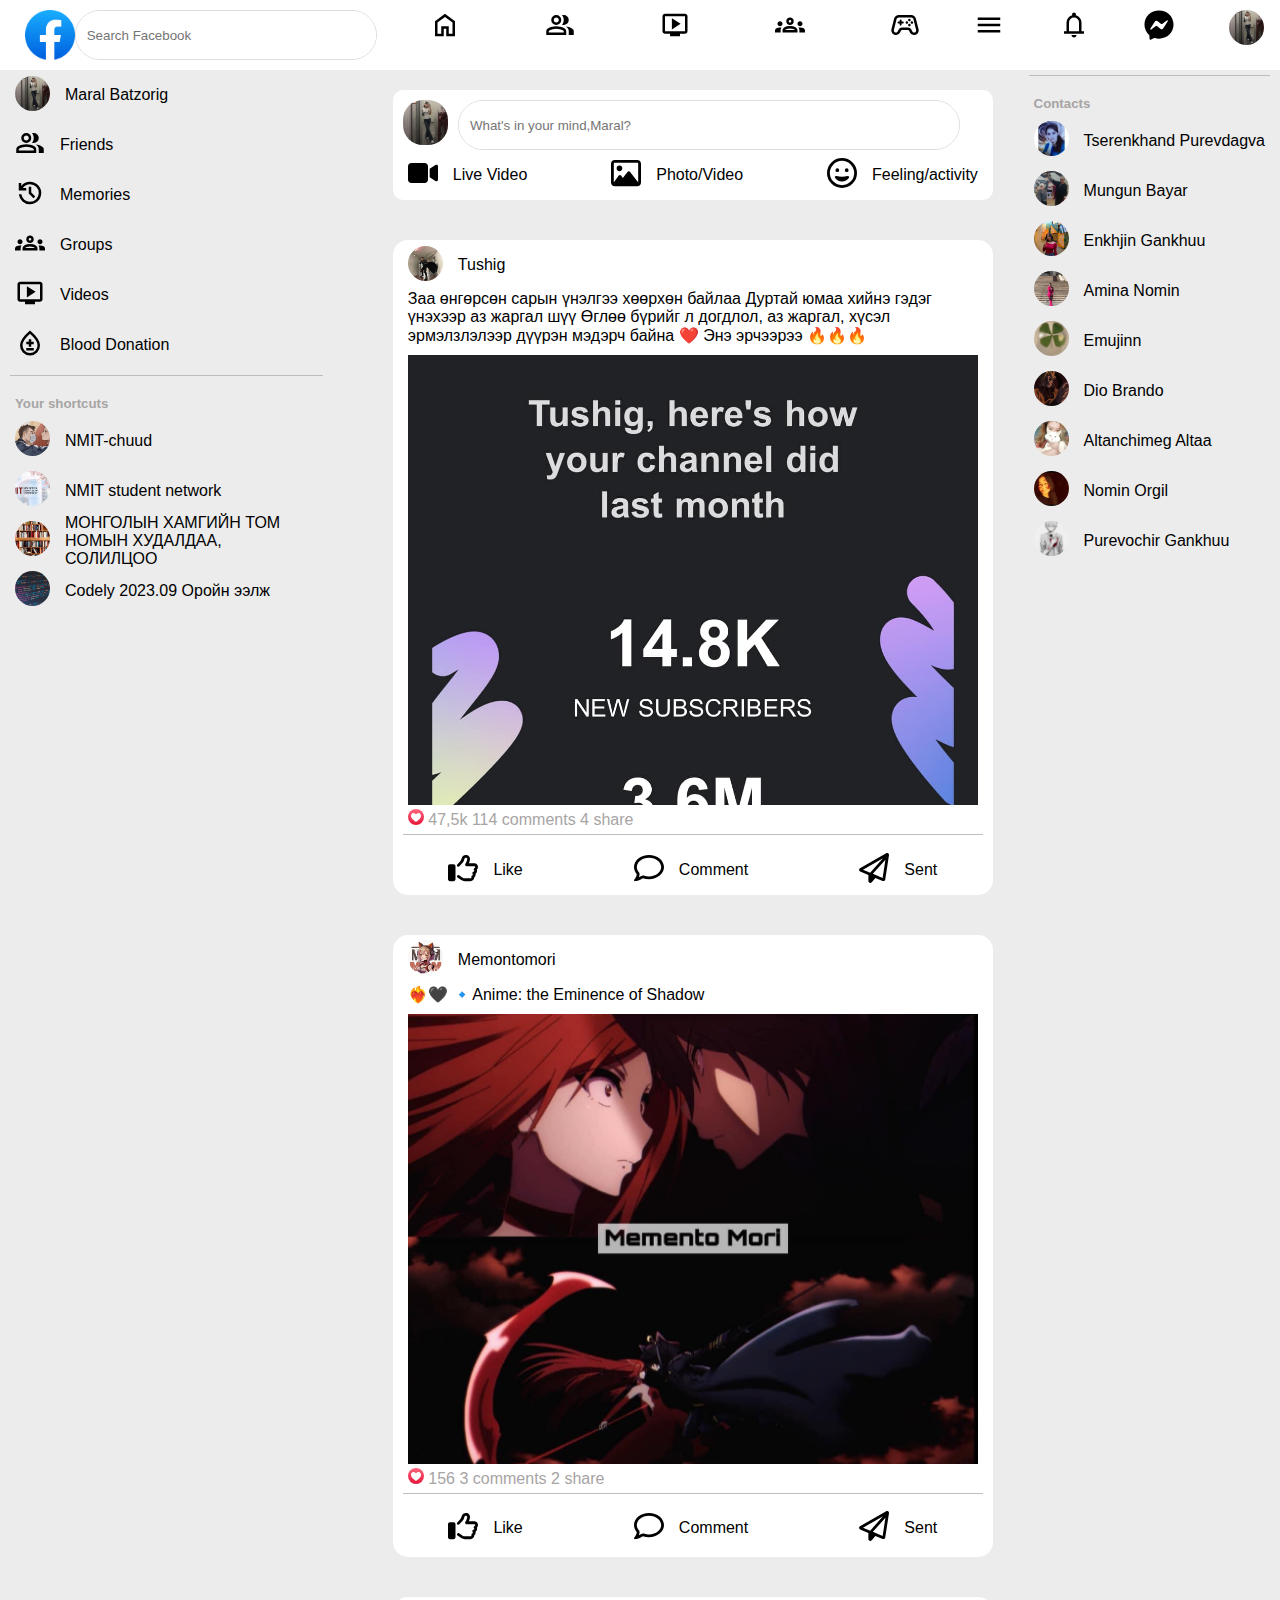
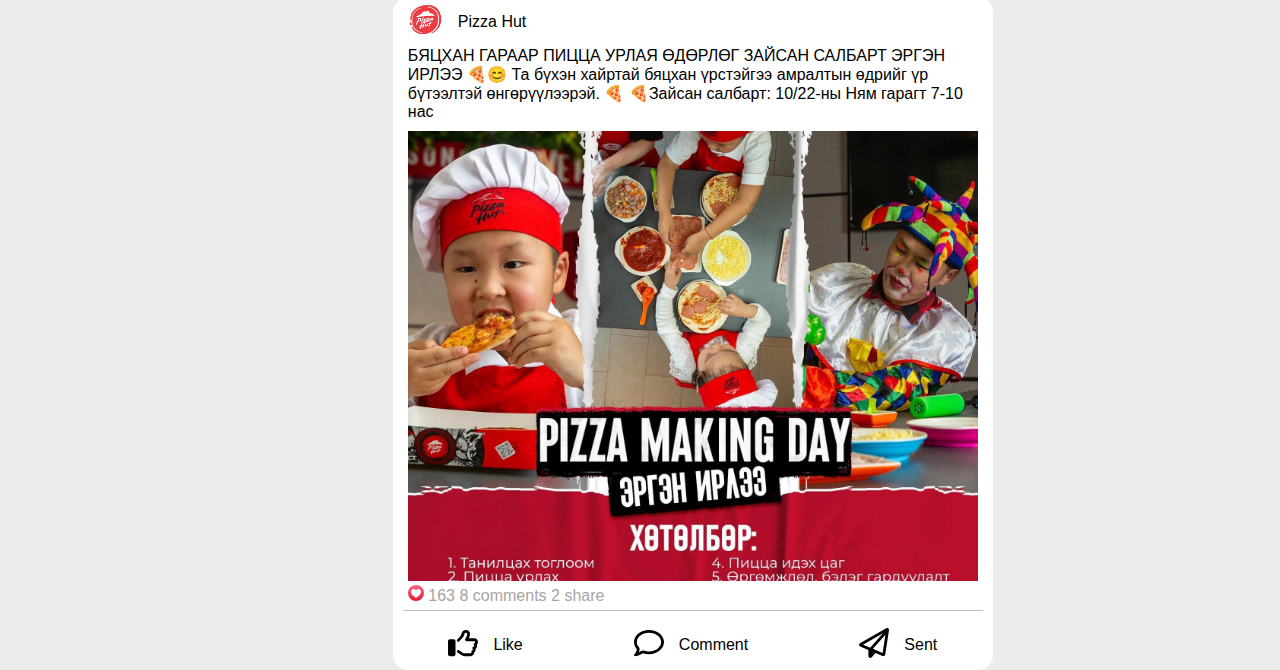
<file: FB/mary's first fb.html>
<!DOCTYPE html>
<html lang="en">
<head>
    <meta charset="UTF-8">
    <meta name="viewport" content="width=device-width, initial-scale=1.0">
    <title>Facebook</title>
    <link rel="stylesheet" href="style.css">
</head>
<body>
    <header class="header"><div class="header-logo">
        <i class="fas fa-bars"></i>
        <img src="2021_Facebook_icon.svg.webp" alt="">
        <div class="search">
            <form action="">
               <input type="search" placeholder="   Search Facebook">
               
            </form>
        </div>
      </div>
    
    <div class="header-icons">
        <div class="nav-icons">
            <i class="fas fa-home"><svg xmlns="http://www.w3.org/2000/svg" height="24" viewBox="0 -960 960 960" width="24"><path d="M240-200h120v-240h240v240h120v-360L480-740 240-560v360Zm-80 80v-480l320-240 320 240v480H520v-240h-80v240H160Zm320-350Z"/></svg></i>
        </div>
        <div class="nav-icons">
            <i class="fas fa-friends"><svg xmlns="http://www.w3.org/2000/svg" height="24" viewBox="0 -960 960 960" width="24"><path d="M40-160v-112q0-34 17.5-62.5T104-378q62-31 126-46.5T360-440q66 0 130 15.5T616-378q29 15 46.5 43.5T680-272v112H40Zm720 0v-120q0-44-24.5-84.5T666-434q51 6 96 20.5t84 35.5q36 20 55 44.5t19 53.5v120H760ZM360-480q-66 0-113-47t-47-113q0-66 47-113t113-47q66 0 113 47t47 113q0 66-47 113t-113 47Zm400-160q0 66-47 113t-113 47q-11 0-28-2.5t-28-5.5q27-32 41.5-71t14.5-81q0-42-14.5-81T544-792q14-5 28-6.5t28-1.5q66 0 113 47t47 113ZM120-240h480v-32q0-11-5.5-20T580-306q-54-27-109-40.5T360-360q-56 0-111 13.5T140-306q-9 5-14.5 14t-5.5 20v32Zm240-320q33 0 56.5-23.5T440-640q0-33-23.5-56.5T360-720q-33 0-56.5 23.5T280-640q0 33 23.5 56.5T360-560Zm0 320Zm0-400Z"/></svg></i>
        </div>
        
        <div class="nav-icons">
            <i class="fas fa-video"><svg xmlns="http://www.w3.org/2000/svg" height="24" viewBox="0 -960 960 960" width="24"><path d="m380-340 280-180-280-180v360Zm-60 220v-80H160q-33 0-56.5-23.5T80-280v-480q0-33 23.5-56.5T160-840h640q33 0 56.5 23.5T880-760v480q0 33-23.5 56.5T800-200H640v80H320ZM160-280h640v-480H160v480Zm0 0v-480 480Z"/></svg></i>

        </div>
        <div class="nav-icons">  
                  <i class="fas fa-group"><svg xmlns="http://www.w3.org/2000/svg" height="24" viewBox="0 -960 960 960" width="24"><path d="M0-240v-63q0-43 44-70t116-27q13 0 25 .5t23 2.5q-14 21-21 44t-7 48v65H0Zm240 0v-65q0-32 17.5-58.5T307-410q32-20 76.5-30t96.5-10q53 0 97.5 10t76.5 30q32 20 49 46.5t17 58.5v65H240Zm540 0v-65q0-26-6.5-49T754-397q11-2 22.5-2.5t23.5-.5q72 0 116 26.5t44 70.5v63H780Zm-455-80h311q-10-20-55.5-35T480-370q-55 0-100.5 15T325-320ZM160-440q-33 0-56.5-23.5T80-520q0-34 23.5-57t56.5-23q34 0 57 23t23 57q0 33-23 56.5T160-440Zm640 0q-33 0-56.5-23.5T720-520q0-34 23.5-57t56.5-23q34 0 57 23t23 57q0 33-23 56.5T800-440Zm-320-40q-50 0-85-35t-35-85q0-51 35-85.5t85-34.5q51 0 85.5 34.5T600-600q0 50-34.5 85T480-480Zm0-80q17 0 28.5-11.5T520-600q0-17-11.5-28.5T480-640q-17 0-28.5 11.5T440-600q0 17 11.5 28.5T480-560Zm1 240Zm-1-280Z"/></svg></i>
        </div>
        <div class="nav-icons">
            <i class="fas fa-gaming"><svg xmlns="http://www.w3.org/2000/svg" height="24" viewBox="0 -960 960 960" width="24"><path d="M189-160q-60 0-102.5-43T42-307q0-9 1-18t3-18l84-336q14-54 57-87.5t98-33.5h390q55 0 98 33.5t57 87.5l84 336q2 9 3.5 18.5T919-306q0 61-43.5 103.5T771-160q-42 0-78-22t-54-60l-28-58q-5-10-15-15t-21-5H385q-11 0-21 5t-15 15l-28 58q-18 38-54 60t-78 22Zm3-80q19 0 34.5-10t23.5-27l28-57q15-31 44-48.5t63-17.5h190q34 0 63 18t45 48l28 57q8 17 23.5 27t34.5 10q28 0 48-18.5t21-46.5q0 1-2-19l-84-335q-7-27-28-44t-49-17H285q-28 0-49.5 17T208-659l-84 335q-2 6-2 18 0 28 20.5 47t49.5 19Zm348-280q17 0 28.5-11.5T580-560q0-17-11.5-28.5T540-600q-17 0-28.5 11.5T500-560q0 17 11.5 28.5T540-520Zm80-80q17 0 28.5-11.5T660-640q0-17-11.5-28.5T620-680q-17 0-28.5 11.5T580-640q0 17 11.5 28.5T620-600Zm0 160q17 0 28.5-11.5T660-480q0-17-11.5-28.5T620-520q-17 0-28.5 11.5T580-480q0 17 11.5 28.5T620-440Zm80-80q17 0 28.5-11.5T740-560q0-17-11.5-28.5T700-600q-17 0-28.5 11.5T660-560q0 17 11.5 28.5T700-520Zm-360 60q13 0 21.5-8.5T370-490v-40h40q13 0 21.5-8.5T440-560q0-13-8.5-21.5T410-590h-40v-40q0-13-8.5-21.5T340-660q-13 0-21.5 8.5T310-630v40h-40q-13 0-21.5 8.5T240-560q0 13 8.5 21.5T270-530h40v40q0 13 8.5 21.5T340-460Zm140-20Z"/></svg></i>

        </div>
    </div>
        <div class="header-righticons">
            <div class="nav-icons">
                <i class="fas fa-menu"><svg xmlns="http://www.w3.org/2000/svg" height="24" viewBox="0 -960 960 960" width="24"><path d="M120-240v-80h720v80H120Zm0-200v-80h720v80H120Zm0-200v-80h720v80H120Z"/></svg></i>

            </div>
            <div class="nav-icons">
                <i class="fas fa-notif"><svg xmlns="http://www.w3.org/2000/svg" height="24" viewBox="0 -960 960 960" width="24"><path d="M160-200v-80h80v-280q0-83 50-147.5T420-792v-28q0-25 17.5-42.5T480-880q25 0 42.5 17.5T540-820v28q80 20 130 84.5T720-560v280h80v80H160Zm320-300Zm0 420q-33 0-56.5-23.5T400-160h160q0 33-23.5 56.5T480-80ZM320-280h320v-280q0-66-47-113t-113-47q-66 0-113 47t-47 113v280Z"/></svg></i>

            </div>
            <div class="nav-icons">
                <i class="fas fa-messenger"><svg xmlns="http://www.w3.org/2000/svg" viewBox="0 0 512 512"><!--! Font Awesome Pro 6.4.2 by @fontawesome - https://fontawesome.com License - https://fontawesome.com/license (Commercial License) Copyright 2023 Fonticons, Inc. --><path d="M256.55 8C116.52 8 8 110.34 8 248.57c0 72.3 29.71 134.78 78.07 177.94 8.35 7.51 6.63 11.86 8.05 58.23A19.92 19.92 0 0 0 122 502.31c52.91-23.3 53.59-25.14 62.56-22.7C337.85 521.8 504 423.7 504 248.57 504 110.34 396.59 8 256.55 8zm149.24 185.13l-73 115.57a37.37 37.37 0 0 1-53.91 9.93l-58.08-43.47a15 15 0 0 0-18 0l-78.37 59.44c-10.46 7.93-24.16-4.6-17.11-15.67l73-115.57a37.36 37.36 0 0 1 53.91-9.93l58.06 43.46a15 15 0 0 0 18 0l78.41-59.38c10.44-7.98 24.14 4.54 17.09 15.62z"/></svg></i>

            </div>
            <div class="nav-icons">        
                    <i class="fas fa-account"> <img src="373511461_1747127025739193_66527618939742104_n.jpg" alt=""></i>
            </div>
        </div>
   </header>
   <main>
    <div class="container">
        <div class="sidebar">
            <div class="sidebar-nav">
                <div class="nav-item">
                    <i class="fas fa-profile"><img src="373511461_1747127025739193_66527618939742104_n.jpg" alt=""></i>
                    <span>Maral Batzorig</span>
            
                </div>
                <div class="nav-item">
                    <i class="fas fa-friends"><svg xmlns="http://www.w3.org/2000/svg" height="24" viewBox="0 -960 960 960" width="24"><path d="M40-160v-112q0-34 17.5-62.5T104-378q62-31 126-46.5T360-440q66 0 130 15.5T616-378q29 15 46.5 43.5T680-272v112H40Zm720 0v-120q0-44-24.5-84.5T666-434q51 6 96 20.5t84 35.5q36 20 55 44.5t19 53.5v120H760ZM360-480q-66 0-113-47t-47-113q0-66 47-113t113-47q66 0 113 47t47 113q0 66-47 113t-113 47Zm400-160q0 66-47 113t-113 47q-11 0-28-2.5t-28-5.5q27-32 41.5-71t14.5-81q0-42-14.5-81T544-792q14-5 28-6.5t28-1.5q66 0 113 47t47 113ZM120-240h480v-32q0-11-5.5-20T580-306q-54-27-109-40.5T360-360q-56 0-111 13.5T140-306q-9 5-14.5 14t-5.5 20v32Zm240-320q33 0 56.5-23.5T440-640q0-33-23.5-56.5T360-720q-33 0-56.5 23.5T280-640q0 33 23.5 56.5T360-560Zm0 320Zm0-400Z"/></svg></i>
                    <span>Friends</span>
            
                </div>
                <div class="nav-item">
                    <i class="fas fa-memory"><svg xmlns="http://www.w3.org/2000/svg" height="24" viewBox="0 -960 960 960" width="24"><path d="M480-120q-138 0-240.5-91.5T122-440h82q14 104 92.5 172T480-200q117 0 198.5-81.5T760-480q0-117-81.5-198.5T480-760q-69 0-129 32t-101 88h110v80H120v-240h80v94q51-64 124.5-99T480-840q75 0 140.5 28.5t114 77q48.5 48.5 77 114T840-480q0 75-28.5 140.5t-77 114q-48.5 48.5-114 77T480-120Zm112-192L440-464v-216h80v184l128 128-56 56Z"/></svg></i>
                    <span>Memories</span>
            
                </div>
                <div class="nav-item">
                    <i class="fas fa-group"><svg xmlns="http://www.w3.org/2000/svg" height="24" viewBox="0 -960 960 960" width="24"><path d="M0-240v-63q0-43 44-70t116-27q13 0 25 .5t23 2.5q-14 21-21 44t-7 48v65H0Zm240 0v-65q0-32 17.5-58.5T307-410q32-20 76.5-30t96.5-10q53 0 97.5 10t76.5 30q32 20 49 46.5t17 58.5v65H240Zm540 0v-65q0-26-6.5-49T754-397q11-2 22.5-2.5t23.5-.5q72 0 116 26.5t44 70.5v63H780Zm-455-80h311q-10-20-55.5-35T480-370q-55 0-100.5 15T325-320ZM160-440q-33 0-56.5-23.5T80-520q0-34 23.5-57t56.5-23q34 0 57 23t23 57q0 33-23 56.5T160-440Zm640 0q-33 0-56.5-23.5T720-520q0-34 23.5-57t56.5-23q34 0 57 23t23 57q0 33-23 56.5T800-440Zm-320-40q-50 0-85-35t-35-85q0-51 35-85.5t85-34.5q51 0 85.5 34.5T600-600q0 50-34.5 85T480-480Zm0-80q17 0 28.5-11.5T520-600q0-17-11.5-28.5T480-640q-17 0-28.5 11.5T440-600q0 17 11.5 28.5T480-560Zm1 240Zm-1-280Z"/></svg></i></i>
                    <span>Groups</span>
            
                </div>
                <div class="nav-item">
                    <i class="fas fa-video"><svg xmlns="http://www.w3.org/2000/svg" height="24" viewBox="0 -960 960 960" width="24"><path d="m380-340 280-180-280-180v360Zm-60 220v-80H160q-33 0-56.5-23.5T80-280v-480q0-33 23.5-56.5T160-840h640q33 0 56.5 23.5T880-760v480q0 33-23.5 56.5T800-200H640v80H320ZM160-280h640v-480H160v480Zm0 0v-480 480Z"/></svg></i>
                    <span>Videos</span>
            
                </div>
                <div class="nav-item">
                    <i class="fas fa-blood"><svg xmlns="http://www.w3.org/2000/svg" height="24" viewBox="0 -960 960 960" width="24"><path d="M480-80q-137 0-228.5-94T160-408q0-100 79.5-217.5T480-880q161 137 240.5 254.5T800-408q0 140-91.5 234T480-80Zm0-80q104 0 172-70.5T720-408q0-73-60.5-165T480-774Q361-665 300.5-573T240-408q0 107 68 177.5T480-160Zm-120-80h240v-80H360v80Zm80-120h80v-80h80v-80h-80v-80h-80v80h-80v80h80v80Zm40-120Z"/></svg></i>
                    <span>Blood Donation</span>
            
                </div>
            </div>
            <hr />
            <div class="sidebar-nav">
                <h5 style="color: rgb(167, 164, 164);">Your shortcuts</h5>
                <div class="nav-item">
                    <i class="fas fa-profile"><img src="2boy.jpg" alt=""></i>
                    <span>NMIT-chuud</span>
            
                </div>
                <div class="nav-item">
                    <i class="fas fa-friends"><img src="nmit.jpg" alt=""></i>
                    <span>NMIT student network</span>
            
                </div>
                <div class="nav-item">
                    <i class="fas fa-memory"> <img src="book.jpg" alt=""></i>
                    <span>МОНГОЛЫН ХАМГИЙН ТОМ НОМЫН ХУДАЛДАА, СОЛИЛЦОО</span>
            
                </div>
                <div class="nav-item">
                    <i class="fas fa-group"> <img src="codely.jpg" alt=""></i>
                    <span>Codely 2023.09 Оройн ээлж</span>
            
                </div>
                
                
            </div>
        </div>
        <div class="mid"><div class="type-section">
                
            <div class="mind">
                <img src="373511461_1747127025739193_66527618939742104_n.jpg" alt="">
                <form action="">
                   <input type="search" placeholder="   What's in your mind,Maral?">
                   
                </form>

            </div>
            <div class="someicons">
                <div class="nav-item">
                    <i class="fas fa-group"><svg xmlns="http://www.w3.org/2000/svg" viewBox="0 0 576 512"><!--! Font Awesome Pro 6.4.2 by @fontawesome - https://fontawesome.com License - https://fontawesome.com/license (Commercial License) Copyright 2023 Fonticons, Inc. --><path d="M0 128C0 92.7 28.7 64 64 64H320c35.3 0 64 28.7 64 64V384c0 35.3-28.7 64-64 64H64c-35.3 0-64-28.7-64-64V128zM559.1 99.8c10.4 5.6 16.9 16.4 16.9 28.2V384c0 11.8-6.5 22.6-16.9 28.2s-23 5-32.9-1.6l-96-64L416 337.1V320 192 174.9l14.2-9.5 96-64c9.8-6.5 22.4-7.2 32.9-1.6z"/></svg></i>
                    <span>Live Video</span>
            
                </div>
                <div class="nav-item">
                    <i class="fas fa-group"><svg xmlns="http://www.w3.org/2000/svg" viewBox="0 0 512 512"><!--! Font Awesome Pro 6.4.2 by @fontawesome - https://fontawesome.com License - https://fontawesome.com/license (Commercial License) Copyright 2023 Fonticons, Inc. --><path d="M448 80c8.8 0 16 7.2 16 16V415.8l-5-6.5-136-176c-4.5-5.9-11.6-9.3-19-9.3s-14.4 3.4-19 9.3L202 340.7l-30.5-42.7C167 291.7 159.8 288 152 288s-15 3.7-19.5 10.1l-80 112L48 416.3l0-.3V96c0-8.8 7.2-16 16-16H448zM64 32C28.7 32 0 60.7 0 96V416c0 35.3 28.7 64 64 64H448c35.3 0 64-28.7 64-64V96c0-35.3-28.7-64-64-64H64zm80 192a48 48 0 1 0 0-96 48 48 0 1 0 0 96z"/></svg></i>
                    <span>Photo/Video</span>
            
                </div>
                <div class="nav-item">
                    <i class="fas fa-group"><svg xmlns="http://www.w3.org/2000/svg" viewBox="0 0 512 512"><!--! Font Awesome Pro 6.4.2 by @fontawesome - https://fontawesome.com License - https://fontawesome.com/license (Commercial License) Copyright 2023 Fonticons, Inc. --><path d="M464 256A208 208 0 1 0 48 256a208 208 0 1 0 416 0zM0 256a256 256 0 1 1 512 0A256 256 0 1 1 0 256zm349.5 52.4c18.7-4.4 35.9 12 25.5 28.1C350.4 374.6 306.3 400 255.9 400s-94.5-25.4-119.1-63.5c-10.4-16.1 6.8-32.5 25.5-28.1c28.9 6.8 60.5 10.5 93.6 10.5s64.7-3.7 93.6-10.5zM144.4 208a32 32 0 1 1 64 0 32 32 0 1 1 -64 0zm192-32a32 32 0 1 1 0 64 32 32 0 1 1 0-64z"/></svg></i>
                    <span>Feeling/activity</span>
            
                </div>
            </div>
            
        </div>
        <div class="posts">
          <div class="nav-item">
            <i class="fas fa-group"><img src="tushig.jpg" alt=""></i>
            <span>Tushig</span>
           
          </div>
          <div class="texting">
            <span>
                Заа өнгөрсөн сарын үнэлгээ хөөрхөн байлаа
                Дуртай юмаа хийнэ гэдэг үнэхээр аз жаргал шүү
                Өглөө бүрийг л догдлол, аз жаргал, хүсэл эрмэлзлэлээр дүүрэн мэдэрч байна ❤️
                Энэ эрчээрээ 🔥🔥🔥
            </span>
          </div>
          
          <div class="content">
           <img src="tushiguubbbbaa.jpg" alt="">
          </div>
          <div class="others">
            <svg xmlns="http://www.w3.org/2000/svg" width="16" height="16" fill="none" id="love"><path fill="url(#a)" d="M8 0a8 8 0 1 0 0 16A8 8 0 0 0 8 0Z"></path><path fill="#fff" d="M10.473 4C8.275 4 8 5.824 8 5.824S7.726 4 5.528 4c-2.114 0-2.73 2.222-2.472 3.41C3.736 10.55 8 12.75 8 12.75s4.265-2.2 4.945-5.34c.257-1.188-.36-3.41-2.472-3.41Z"></path><defs><linearGradient id="a" x1="8" x2="8" y2="16" gradientUnits="userSpaceOnUse"><stop stop-color="#FF6680"></stop><stop offset="1" stop-color="#E61739"></stop></linearGradient></defs></svg>
             <span style="color: rgb(167, 164, 164);">47,5k</span>
             <span style="color: rgb(167, 164, 164);">114 comments 4 share</span>
          </div>
          <hr />
          <div class="post-icons">
            <div class="nav-item">
                <i class="fas fa-group"><svg xmlns="http://www.w3.org/2000/svg" viewBox="0 0 512 512"><!--! Font Awesome Pro 6.4.2 by @fontawesome - https://fontawesome.com License - https://fontawesome.com/license (Commercial License) Copyright 2023 Fonticons, Inc. --><path d="M323.8 34.8c-38.2-10.9-78.1 11.2-89 49.4l-5.7 20c-3.7 13-10.4 25-19.5 35l-51.3 56.4c-8.9 9.8-8.2 25 1.6 33.9s25 8.2 33.9-1.6l51.3-56.4c14.1-15.5 24.4-34 30.1-54.1l5.7-20c3.6-12.7 16.9-20.1 29.7-16.5s20.1 16.9 16.5 29.7l-5.7 20c-5.7 19.9-14.7 38.7-26.6 55.5c-5.2 7.3-5.8 16.9-1.7 24.9s12.3 13 21.3 13L448 224c8.8 0 16 7.2 16 16c0 6.8-4.3 12.7-10.4 15c-7.4 2.8-13 9-14.9 16.7s.1 15.8 5.3 21.7c2.5 2.8 4 6.5 4 10.6c0 7.8-5.6 14.3-13 15.7c-8.2 1.6-15.1 7.3-18 15.1s-1.6 16.7 3.6 23.3c2.1 2.7 3.4 6.1 3.4 9.9c0 6.7-4.2 12.6-10.2 14.9c-11.5 4.5-17.7 16.9-14.4 28.8c.4 1.3 .6 2.8 .6 4.3c0 8.8-7.2 16-16 16H286.5c-12.6 0-25-3.7-35.5-10.7l-61.7-41.1c-11-7.4-25.9-4.4-33.3 6.7s-4.4 25.9 6.7 33.3l61.7 41.1c18.4 12.3 40 18.8 62.1 18.8H384c34.7 0 62.9-27.6 64-62c14.6-11.7 24-29.7 24-50c0-4.5-.5-8.8-1.3-13c15.4-11.7 25.3-30.2 25.3-51c0-6.5-1-12.8-2.8-18.7C504.8 273.7 512 257.7 512 240c0-35.3-28.6-64-64-64l-92.3 0c4.7-10.4 8.7-21.2 11.8-32.2l5.7-20c10.9-38.2-11.2-78.1-49.4-89zM32 192c-17.7 0-32 14.3-32 32V448c0 17.7 14.3 32 32 32H96c17.7 0 32-14.3 32-32V224c0-17.7-14.3-32-32-32H32z"/></svg></i>
                <span>Like</span>                                    
              </div>
              <div class="nav-item">
                <i class="fas fa-group"><svg xmlns="http://www.w3.org/2000/svg" viewBox="0 0 512 512"><!--! Font Awesome Pro 6.4.2 by @fontawesome - https://fontawesome.com License - https://fontawesome.com/license (Commercial License) Copyright 2023 Fonticons, Inc. --><path d="M123.6 391.3c12.9-9.4 29.6-11.8 44.6-6.4c26.5 9.6 56.2 15.1 87.8 15.1c124.7 0 208-80.5 208-160s-83.3-160-208-160S48 160.5 48 240c0 32 12.4 62.8 35.7 89.2c8.6 9.7 12.8 22.5 11.8 35.5c-1.4 18.1-5.7 34.7-11.3 49.4c17-7.9 31.1-16.7 39.4-22.7zM21.2 431.9c1.8-2.7 3.5-5.4 5.1-8.1c10-16.6 19.5-38.4 21.4-62.9C17.7 326.8 0 285.1 0 240C0 125.1 114.6 32 256 32s256 93.1 256 208s-114.6 208-256 208c-37.1 0-72.3-6.4-104.1-17.9c-11.9 8.7-31.3 20.6-54.3 30.6c-15.1 6.6-32.3 12.6-50.1 16.1c-.8 .2-1.6 .3-2.4 .5c-4.4 .8-8.7 1.5-13.2 1.9c-.2 0-.5 .1-.7 .1c-5.1 .5-10.2 .8-15.3 .8c-6.5 0-12.3-3.9-14.8-9.9c-2.5-6-1.1-12.8 3.4-17.4c4.1-4.2 7.8-8.7 11.3-13.5c1.7-2.3 3.3-4.6 4.8-6.9c.1-.2 .2-.3 .3-.5z"/></svg></i>
                <span>Comment</span>                                    
              </div>
              <div class="nav-item">
                <i class="fas fa-group"><svg xmlns="http://www.w3.org/2000/svg" viewBox="0 0 512 512"><!--! Font Awesome Pro 6.4.2 by @fontawesome - https://fontawesome.com License - https://fontawesome.com/license (Commercial License) Copyright 2023 Fonticons, Inc. --><path d="M16.1 260.2c-22.6 12.9-20.5 47.3 3.6 57.3L160 376V479.3c0 18.1 14.6 32.7 32.7 32.7c9.7 0 18.9-4.3 25.1-11.8l62-74.3 123.9 51.6c18.9 7.9 40.8-4.5 43.9-24.7l64-416c1.9-12.1-3.4-24.3-13.5-31.2s-23.3-7.5-34-1.4l-448 256zm52.1 25.5L409.7 90.6 190.1 336l1.2 1L68.2 285.7zM403.3 425.4L236.7 355.9 450.8 116.6 403.3 425.4z"/></svg></i>
                <span>Sent</span>  
               </div>
                                            
            </div>
            
    

        </div> 
        <div class="posts">
            <div class="nav-item">
              <i class="fas fa-group"><img src="memo logo.jpg" alt=""></i>
              <span>Memontomori</span>                                    
            </div>
            <div class="texting">
                <span>❤️‍🔥🖤
                    🔹Anime: the Eminence of Shadow</span>
            </div>
            <div class="content">
             <img src="memo thumb.jpg" alt="">
            </div>
            <div class="others">
              <svg xmlns="http://www.w3.org/2000/svg" width="16" height="16" fill="none" id="love"><path fill="url(#a)" d="M8 0a8 8 0 1 0 0 16A8 8 0 0 0 8 0Z"></path><path fill="#fff" d="M10.473 4C8.275 4 8 5.824 8 5.824S7.726 4 5.528 4c-2.114 0-2.73 2.222-2.472 3.41C3.736 10.55 8 12.75 8 12.75s4.265-2.2 4.945-5.34c.257-1.188-.36-3.41-2.472-3.41Z"></path><defs><linearGradient id="a" x1="8" x2="8" y2="16" gradientUnits="userSpaceOnUse"><stop stop-color="#FF6680"></stop><stop offset="1" stop-color="#E61739"></stop></linearGradient></defs></svg>
               <span style="color: rgb(167, 164, 164);">156</span>
               <span style="color: rgb(167, 164, 164);">3 comments 2 share</span>
            </div>
            <hr />
            <div class="post-icons">
              <div class="nav-item">
                  <i class="fas fa-group"><svg xmlns="http://www.w3.org/2000/svg" viewBox="0 0 512 512"><!--! Font Awesome Pro 6.4.2 by @fontawesome - https://fontawesome.com License - https://fontawesome.com/license (Commercial License) Copyright 2023 Fonticons, Inc. --><path d="M323.8 34.8c-38.2-10.9-78.1 11.2-89 49.4l-5.7 20c-3.7 13-10.4 25-19.5 35l-51.3 56.4c-8.9 9.8-8.2 25 1.6 33.9s25 8.2 33.9-1.6l51.3-56.4c14.1-15.5 24.4-34 30.1-54.1l5.7-20c3.6-12.7 16.9-20.1 29.7-16.5s20.1 16.9 16.5 29.7l-5.7 20c-5.7 19.9-14.7 38.7-26.6 55.5c-5.2 7.3-5.8 16.9-1.7 24.9s12.3 13 21.3 13L448 224c8.8 0 16 7.2 16 16c0 6.8-4.3 12.7-10.4 15c-7.4 2.8-13 9-14.9 16.7s.1 15.8 5.3 21.7c2.5 2.8 4 6.5 4 10.6c0 7.8-5.6 14.3-13 15.7c-8.2 1.6-15.1 7.3-18 15.1s-1.6 16.7 3.6 23.3c2.1 2.7 3.4 6.1 3.4 9.9c0 6.7-4.2 12.6-10.2 14.9c-11.5 4.5-17.7 16.9-14.4 28.8c.4 1.3 .6 2.8 .6 4.3c0 8.8-7.2 16-16 16H286.5c-12.6 0-25-3.7-35.5-10.7l-61.7-41.1c-11-7.4-25.9-4.4-33.3 6.7s-4.4 25.9 6.7 33.3l61.7 41.1c18.4 12.3 40 18.8 62.1 18.8H384c34.7 0 62.9-27.6 64-62c14.6-11.7 24-29.7 24-50c0-4.5-.5-8.8-1.3-13c15.4-11.7 25.3-30.2 25.3-51c0-6.5-1-12.8-2.8-18.7C504.8 273.7 512 257.7 512 240c0-35.3-28.6-64-64-64l-92.3 0c4.7-10.4 8.7-21.2 11.8-32.2l5.7-20c10.9-38.2-11.2-78.1-49.4-89zM32 192c-17.7 0-32 14.3-32 32V448c0 17.7 14.3 32 32 32H96c17.7 0 32-14.3 32-32V224c0-17.7-14.3-32-32-32H32z"/></svg></i>
                  <span>Like</span>                                    
                </div>
                <div class="nav-item">
                  <i class="fas fa-group"><svg xmlns="http://www.w3.org/2000/svg" viewBox="0 0 512 512"><!--! Font Awesome Pro 6.4.2 by @fontawesome - https://fontawesome.com License - https://fontawesome.com/license (Commercial License) Copyright 2023 Fonticons, Inc. --><path d="M123.6 391.3c12.9-9.4 29.6-11.8 44.6-6.4c26.5 9.6 56.2 15.1 87.8 15.1c124.7 0 208-80.5 208-160s-83.3-160-208-160S48 160.5 48 240c0 32 12.4 62.8 35.7 89.2c8.6 9.7 12.8 22.5 11.8 35.5c-1.4 18.1-5.7 34.7-11.3 49.4c17-7.9 31.1-16.7 39.4-22.7zM21.2 431.9c1.8-2.7 3.5-5.4 5.1-8.1c10-16.6 19.5-38.4 21.4-62.9C17.7 326.8 0 285.1 0 240C0 125.1 114.6 32 256 32s256 93.1 256 208s-114.6 208-256 208c-37.1 0-72.3-6.4-104.1-17.9c-11.9 8.7-31.3 20.6-54.3 30.6c-15.1 6.6-32.3 12.6-50.1 16.1c-.8 .2-1.6 .3-2.4 .5c-4.4 .8-8.7 1.5-13.2 1.9c-.2 0-.5 .1-.7 .1c-5.1 .5-10.2 .8-15.3 .8c-6.5 0-12.3-3.9-14.8-9.9c-2.5-6-1.1-12.8 3.4-17.4c4.1-4.2 7.8-8.7 11.3-13.5c1.7-2.3 3.3-4.6 4.8-6.9c.1-.2 .2-.3 .3-.5z"/></svg></i>
                  <span>Comment</span>                                    
                </div>
                <div class="nav-item">
                  <i class="fas fa-group"><svg xmlns="http://www.w3.org/2000/svg" viewBox="0 0 512 512"><!--! Font Awesome Pro 6.4.2 by @fontawesome - https://fontawesome.com License - https://fontawesome.com/license (Commercial License) Copyright 2023 Fonticons, Inc. --><path d="M16.1 260.2c-22.6 12.9-20.5 47.3 3.6 57.3L160 376V479.3c0 18.1 14.6 32.7 32.7 32.7c9.7 0 18.9-4.3 25.1-11.8l62-74.3 123.9 51.6c18.9 7.9 40.8-4.5 43.9-24.7l64-416c1.9-12.1-3.4-24.3-13.5-31.2s-23.3-7.5-34-1.4l-448 256zm52.1 25.5L409.7 90.6 190.1 336l1.2 1L68.2 285.7zM403.3 425.4L236.7 355.9 450.8 116.6 403.3 425.4z"/></svg></i>
                  <span>Sent</span>  
                 </div>
                                              
              </div>
              
      
  
          </div> 
          <div class="posts">
            <div class="nav-item">
              <i class="fas fa-group"><img src="pizza logo.jpg" alt=""></i>
              <span>Pizza Hut</span>                                    
            </div>
            <div class="texting">
                <span>БЯЦХАН ГАРААР ПИЦЦА УРЛАЯ ӨДӨРЛӨГ ЗАЙСАН САЛБАРТ ЭРГЭН ИРЛЭЭ 🍕😊
                    Та бүхэн хайртай бяцхан үрстэйгээ амралтын өдрийг үр бүтээлтэй өнгөрүүлээрэй. 🍕
                    🍕Зайсан салбарт:
                    10/22-ны Ням гарагт 7-10 нас 
                  </span>
            </div>
            <div class="content">
             <img src="pizza thumb.jpg" alt="">
            </div>
            <div class="others">
              <svg xmlns="http://www.w3.org/2000/svg" width="16" height="16" fill="none" id="love"><path fill="url(#a)" d="M8 0a8 8 0 1 0 0 16A8 8 0 0 0 8 0Z"></path><path fill="#fff" d="M10.473 4C8.275 4 8 5.824 8 5.824S7.726 4 5.528 4c-2.114 0-2.73 2.222-2.472 3.41C3.736 10.55 8 12.75 8 12.75s4.265-2.2 4.945-5.34c.257-1.188-.36-3.41-2.472-3.41Z"></path><defs><linearGradient id="a" x1="8" x2="8" y2="16" gradientUnits="userSpaceOnUse"><stop stop-color="#FF6680"></stop><stop offset="1" stop-color="#E61739"></stop></linearGradient></defs></svg>
               <span style="color: rgb(167, 164, 164);">163</span>
               <span style="color: rgb(167, 164, 164);">8 comments 2 share</span>
            </div>
            <hr />
            <div class="post-icons">
              <div class="nav-item">
                  <i class="fas fa-group"><svg xmlns="http://www.w3.org/2000/svg" viewBox="0 0 512 512"><!--! Font Awesome Pro 6.4.2 by @fontawesome - https://fontawesome.com License - https://fontawesome.com/license (Commercial License) Copyright 2023 Fonticons, Inc. --><path d="M323.8 34.8c-38.2-10.9-78.1 11.2-89 49.4l-5.7 20c-3.7 13-10.4 25-19.5 35l-51.3 56.4c-8.9 9.8-8.2 25 1.6 33.9s25 8.2 33.9-1.6l51.3-56.4c14.1-15.5 24.4-34 30.1-54.1l5.7-20c3.6-12.7 16.9-20.1 29.7-16.5s20.1 16.9 16.5 29.7l-5.7 20c-5.7 19.9-14.7 38.7-26.6 55.5c-5.2 7.3-5.8 16.9-1.7 24.9s12.3 13 21.3 13L448 224c8.8 0 16 7.2 16 16c0 6.8-4.3 12.7-10.4 15c-7.4 2.8-13 9-14.9 16.7s.1 15.8 5.3 21.7c2.5 2.8 4 6.5 4 10.6c0 7.8-5.6 14.3-13 15.7c-8.2 1.6-15.1 7.3-18 15.1s-1.6 16.7 3.6 23.3c2.1 2.7 3.4 6.1 3.4 9.9c0 6.7-4.2 12.6-10.2 14.9c-11.5 4.5-17.7 16.9-14.4 28.8c.4 1.3 .6 2.8 .6 4.3c0 8.8-7.2 16-16 16H286.5c-12.6 0-25-3.7-35.5-10.7l-61.7-41.1c-11-7.4-25.9-4.4-33.3 6.7s-4.4 25.9 6.7 33.3l61.7 41.1c18.4 12.3 40 18.8 62.1 18.8H384c34.7 0 62.9-27.6 64-62c14.6-11.7 24-29.7 24-50c0-4.5-.5-8.8-1.3-13c15.4-11.7 25.3-30.2 25.3-51c0-6.5-1-12.8-2.8-18.7C504.8 273.7 512 257.7 512 240c0-35.3-28.6-64-64-64l-92.3 0c4.7-10.4 8.7-21.2 11.8-32.2l5.7-20c10.9-38.2-11.2-78.1-49.4-89zM32 192c-17.7 0-32 14.3-32 32V448c0 17.7 14.3 32 32 32H96c17.7 0 32-14.3 32-32V224c0-17.7-14.3-32-32-32H32z"/></svg></i>
                  <span>Like</span>                                    
                </div>
                <div class="nav-item">
                  <i class="fas fa-group"><svg xmlns="http://www.w3.org/2000/svg" viewBox="0 0 512 512"><!--! Font Awesome Pro 6.4.2 by @fontawesome - https://fontawesome.com License - https://fontawesome.com/license (Commercial License) Copyright 2023 Fonticons, Inc. --><path d="M123.6 391.3c12.9-9.4 29.6-11.8 44.6-6.4c26.5 9.6 56.2 15.1 87.8 15.1c124.7 0 208-80.5 208-160s-83.3-160-208-160S48 160.5 48 240c0 32 12.4 62.8 35.7 89.2c8.6 9.7 12.8 22.5 11.8 35.5c-1.4 18.1-5.7 34.7-11.3 49.4c17-7.9 31.1-16.7 39.4-22.7zM21.2 431.9c1.8-2.7 3.5-5.4 5.1-8.1c10-16.6 19.5-38.4 21.4-62.9C17.7 326.8 0 285.1 0 240C0 125.1 114.6 32 256 32s256 93.1 256 208s-114.6 208-256 208c-37.1 0-72.3-6.4-104.1-17.9c-11.9 8.7-31.3 20.6-54.3 30.6c-15.1 6.6-32.3 12.6-50.1 16.1c-.8 .2-1.6 .3-2.4 .5c-4.4 .8-8.7 1.5-13.2 1.9c-.2 0-.5 .1-.7 .1c-5.1 .5-10.2 .8-15.3 .8c-6.5 0-12.3-3.9-14.8-9.9c-2.5-6-1.1-12.8 3.4-17.4c4.1-4.2 7.8-8.7 11.3-13.5c1.7-2.3 3.3-4.6 4.8-6.9c.1-.2 .2-.3 .3-.5z"/></svg></i>
                  <span>Comment</span>                                    
                </div>
                <div class="nav-item">
                  <i class="fas fa-group"><svg xmlns="http://www.w3.org/2000/svg" viewBox="0 0 512 512"><!--! Font Awesome Pro 6.4.2 by @fontawesome - https://fontawesome.com License - https://fontawesome.com/license (Commercial License) Copyright 2023 Fonticons, Inc. --><path d="M16.1 260.2c-22.6 12.9-20.5 47.3 3.6 57.3L160 376V479.3c0 18.1 14.6 32.7 32.7 32.7c9.7 0 18.9-4.3 25.1-11.8l62-74.3 123.9 51.6c18.9 7.9 40.8-4.5 43.9-24.7l64-416c1.9-12.1-3.4-24.3-13.5-31.2s-23.3-7.5-34-1.4l-448 256zm52.1 25.5L409.7 90.6 190.1 336l1.2 1L68.2 285.7zM403.3 425.4L236.7 355.9 450.8 116.6 403.3 425.4z"/></svg></i>
                  <span>Sent</span>  
                 </div>
                                              
              </div>
              
      
  
          </div> 
    </div>
            
            <div class="right-bar">
                <hr />
                <h5 style="color: rgb(167, 164, 164);">Contacts</h5>
                <div class="rightbar-icons">
                    <div class="nav-item">
                        <i class="fas fa-group"><img src="mum.jpg" alt=""></i>
                        <span>Tserenkhand Purevdagva</span>  
                       </div>
                       <div class="nav-item">
                        <i class="fas fa-group"><img src="love.jpg" alt=""></i>
                        <span>Mungun Bayar</span>  
                       </div>
                       <div class="nav-item">
                        <i class="fas fa-group"><img src="enhjin.jpg" alt=""></i>
                        <span>Enkhjin Gankhuu</span>  
                       </div>
                       <div class="nav-item">
                        <i class="fas fa-group"><img src="anima.jpg" alt=""></i>
                        <span>Amina Nomin</span>  
                       </div>
    
                       <div class="nav-item">
                        <i class="fas fa-group"><img src="muje.jpg" alt=""></i>
                        <span>Emujinn</span>  
                       </div>
                       <div class="nav-item">
                        <i class="fas fa-group"><img src="dio.jpg" alt=""></i>
                        <span>Dio Brando</span>  
                       </div>
                       <div class="nav-item">
                        <i class="fas fa-group"><img src="altaa.jpg" alt=""></i>
                        <span>Altanchimeg Altaa</span>  
                       </div>
                       <div class="nav-item">
                        <i class="fas fa-group"><img src="nomin.jpg" alt=""></i>
                        <span>Nomin Orgil</span>  
                       </div>
                       <div class="nav-item">
                        <i class="fas fa-group"><img src="ociroo.jpg" alt=""></i>
                        <span>Purevochir Gankhuu</span>  
                       </div>
                      
                </div>
    
            </div>
    
   </main>
  
    
</body>
</html>
</file>
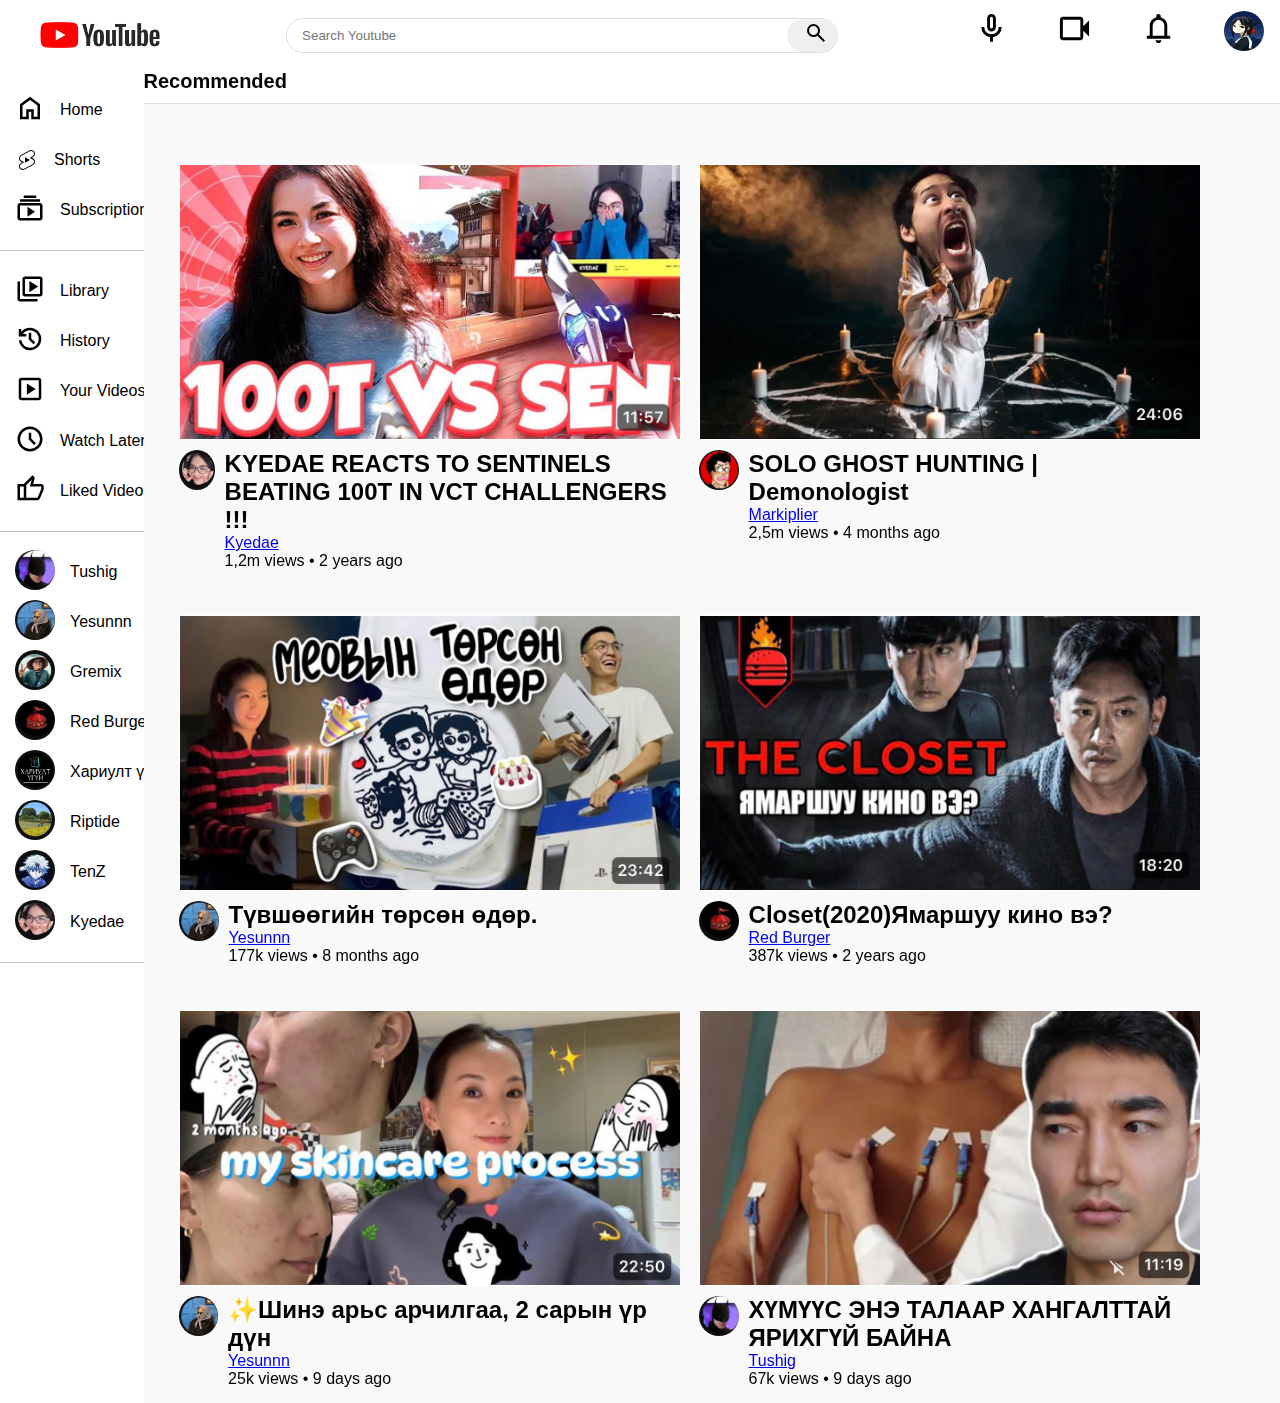
<file: YT/mary's first yt.html>
<!DOCTYPE html>
<html lang="en">
    
<head>
    <meta charset="UTF-8">
    <meta name="viewport" content="width=device-width, initial-scale=1.0">
    <title>Youtube</title>
    <link rel="stylesheet" href="style.css">
    <style>

    </style>
</head>
<body>
    <header class="header">
<div class="header-logo">
   <i class="fas fa-bars"></i>
   <img src="download.png" alt="">
</div>
<div class="search">
    <form action="">
       <input type="search" placeholder="    Search Youtube">
       <button><i class="fas fa-search"><svg xmlns="http://www.w3.org/2000/svg" height="24" viewBox="0 -960 960 960" width="24"><path d="M784-120 532-372q-30 24-69 38t-83 14q-109 0-184.5-75.5T120-580q0-109 75.5-184.5T380-840q109 0 184.5 75.5T640-580q0 44-14 83t-38 69l252 252-56 56ZM380-400q75 0 127.5-52.5T560-580q0-75-52.5-127.5T380-760q-75 0-127.5 52.5T200-580q0 75 52.5 127.5T380-400Z"/></svg></i></button>
    </form>
</div>
<div class="header-icons">
<i class="fas fa-mic"><svg xmlns="http://www.w3.org/2000/svg" height="24" viewBox="0 -960 960 960" width="24"><path d="M480-400q-50 0-85-35t-35-85v-240q0-50 35-85t85-35q50 0 85 35t35 85v240q0 50-35 85t-85 35Zm0-240Zm-40 520v-123q-104-14-172-93t-68-184h80q0 83 58.5 141.5T480-320q83 0 141.5-58.5T680-520h80q0 105-68 184t-172 93v123h-80Zm40-360q17 0 28.5-11.5T520-520v-240q0-17-11.5-28.5T480-800q-17 0-28.5 11.5T440-760v240q0 17 11.5 28.5T480-480Z"/></svg></i>
<i class="fas fa-create"><svg xmlns="http://www.w3.org/2000/svg" height="24" viewBox="0 -960 960 960" width="24"><path d="M160-160q-33 0-56.5-23.5T80-240v-480q0-33 23.5-56.5T160-800h480q33 0 56.5 23.5T720-720v180l160-160v440L720-420v180q0 33-23.5 56.5T640-160H160Zm0-80h480v-480H160v480Zm0 0v-480 480Z"/></svg></i>
<i class="fas fa-notif"><svg xmlns="http://www.w3.org/2000/svg" height="24" viewBox="0 -960 960 960" width="24"><path d="M160-200v-80h80v-280q0-83 50-147.5T420-792v-28q0-25 17.5-42.5T480-880q25 0 42.5 17.5T540-820v28q80 20 130 84.5T720-560v280h80v80H160Zm320-300Zm0 420q-33 0-56.5-23.5T400-160h160q0 33-23.5 56.5T480-80ZM320-280h320v-280q0-66-47-113t-113-47q-66 0-113 47t-47 113v280Z"/></svg></i>
<i class="fas fa-user-circle"><img src="fa426a7d0d2a52f3fb8bc8856f0f69a7.jpg" alt=""></i>
</div>
    </header>

    <div class="Ytbody">
        <div class="sidebar">
            <div class="sidebar-nav">
                <div class="nav-item">
                    <i class="fas fa-home"><svg xmlns="http://www.w3.org/2000/svg" height="24" viewBox="0 -960 960 960" width="24"><path d="M240-200h120v-240h240v240h120v-360L480-740 240-560v360Zm-80 80v-480l320-240 320 240v480H520v-240h-80v240H160Zm320-350Z"/></svg></i>
                    <span>Home</span>
            
                </div>
                <div class="nav-item">
                    <i class="fas fa-fire"><svg xmlns="http://www.w3.org/2000/svg" height="24" viewBox="0 0 24 24" width="24" focusable="false" style="pointer-events: none; display: block; width: 100%; height: 100%;">
                        <path d="M10 14.65v-5.3L15 12l-5 2.65zm7.77-4.33-1.2-.5L18 9.06c1.84-.96 2.53-3.23 1.56-5.06s-3.24-2.53-5.07-1.56L6 6.94c-1.29.68-2.07 2.04-2 3.49.07 1.42.93 2.67 2.22 3.25.03.01 1.2.5 1.2.5L6 14.93c-1.83.97-2.53 3.24-1.56 5.07.97 1.83 3.24 2.53 5.07 1.56l8.5-4.5c1.29-.68 2.06-2.04 1.99-3.49-.07-1.42-.94-2.68-2.23-3.25zm-.23 5.86-8.5 4.5c-1.34.71-3.01.2-3.72-1.14-.71-1.34-.2-3.01 1.14-3.72l2.04-1.08v-1.21l-.69-.28-1.11-.46c-.99-.41-1.65-1.35-1.7-2.41-.05-1.06.52-2.06 1.46-2.56l8.5-4.5c1.34-.71 3.01-.2 3.72 1.14.71 1.34.2 3.01-1.14 3.72L15.5 9.26v1.21l1.8.74c.99.41 1.65 1.35 1.7 2.41.05 1.06-.52 2.06-1.46 2.56z">
                        </path>
                    </svg></i>
                    <span>Shorts</span>
            
                </div>
               
                <div class="nav-item">
                    <i class="fab fa-youtube"><svg xmlns="http://www.w3.org/2000/svg" height="24" viewBox="0 -960 960 960" width="24"><path d="M160-80q-33 0-56.5-23.5T80-160v-400q0-33 23.5-56.5T160-640h640q33 0 56.5 23.5T880-560v400q0 33-23.5 56.5T800-80H160Zm0-80h640v-400H160v400Zm240-40 240-160-240-160v320ZM160-680v-80h640v80H160Zm120-120v-80h400v80H280ZM160-160v-400 400Z"/></svg></i>
                    <span>Subscription</span>
            
                </div>
               
            </div>
            <hr />
            <div class="sidebar-nav">
                <div class="nav-item">
                    <i class="fas fa-list"><svg xmlns="http://www.w3.org/2000/svg" height="24" viewBox="0 -960 960 960" width="24"><path d="m460-380 280-180-280-180v360ZM320-240q-33 0-56.5-23.5T240-320v-480q0-33 23.5-56.5T320-880h480q33 0 56.5 23.5T880-800v480q0 33-23.5 56.5T800-240H320Zm0-80h480v-480H320v480ZM160-80q-33 0-56.5-23.5T80-160v-560h80v560h560v80H160Zm160-720v480-480Z"/></svg></i>
                    <span>Library</span>
            
                </div>
                <div class="nav-item">
                    <i class="fas fa-history"><svg xmlns="http://www.w3.org/2000/svg" height="24" viewBox="0 -960 960 960" width="24"><path d="M480-120q-138 0-240.5-91.5T122-440h82q14 104 92.5 172T480-200q117 0 198.5-81.5T760-480q0-117-81.5-198.5T480-760q-69 0-129 32t-101 88h110v80H120v-240h80v94q51-64 124.5-99T480-840q75 0 140.5 28.5t114 77q48.5 48.5 77 114T840-480q0 75-28.5 140.5t-77 114q-48.5 48.5-114 77T480-120Zm112-192L440-464v-216h80v184l128 128-56 56Z"/></svg></i>
                    <span>History</span>
            
                </div>
               
                <div class="nav-item">
                    <i class="fas fa-play"><svg xmlns="http://www.w3.org/2000/svg" height="24" viewBox="0 -960 960 960" width="24"><path d="m380-300 280-180-280-180v360ZM200-120q-33 0-56.5-23.5T120-200v-560q0-33 23.5-56.5T200-840h560q33 0 56.5 23.5T840-760v560q0 33-23.5 56.5T760-120H200Zm0-80h560v-560H200v560Zm0-560v560-560Z"/></svg></i>
                    <span>Your Videos</span>
            
                </div>
                <div class="nav-item">
                    <i class="fas fa-clock"><svg xmlns="http://www.w3.org/2000/svg" height="24" viewBox="0 -960 960 960" width="24"><path d="m612-292 56-56-148-148v-184h-80v216l172 172ZM480-80q-83 0-156-31.5T197-197q-54-54-85.5-127T80-480q0-83 31.5-156T197-763q54-54 127-85.5T480-880q83 0 156 31.5T763-763q54 54 85.5 127T880-480q0 83-31.5 156T763-197q-54 54-127 85.5T480-80Zm0-400Zm0 320q133 0 226.5-93.5T800-480q0-133-93.5-226.5T480-800q-133 0-226.5 93.5T160-480q0 133 93.5 226.5T480-160Z"/></svg></i>
                    <span>Watch Later</span>
            
                </div>
                <div class="nav-item">
                    <i class="fas fa-thumnbs-up"><svg xmlns="http://www.w3.org/2000/svg" height="24" viewBox="0 -960 960 960" width="24"><path d="M720-120H280v-520l280-280 50 50q7 7 11.5 19t4.5 23v14l-44 174h258q32 0 56 24t24 56v80q0 7-2 15t-4 15L794-168q-9 20-30 34t-44 14Zm-360-80h360l120-280v-80H480l54-220-174 174v406Zm0-406v406-406Zm-80-34v80H160v360h120v80H80v-520h200Z"/></svg></i>
                    <span>Liked Videos</span>
            
                </div>
            </div>
            <hr />
            <div class="sidebar-nav">
                <div class="nav-item">
                    <i class="fas fa-thumnbs-up"><img src="380078602_1555013851969858_2933979651982877588_n.jpg" alt=""></i>
                    <span>Tushig</span>
            
                </div>
                <div class="nav-item">
                    <i class="fas fa-thumnbs-up"><img src="380105386_1057817822063944_5649884840147720430_n.jpg" alt=""></i>
                    <span>Yesunnn</span>
            
                </div>
                <div class="nav-item">
                    <i class="fas fa-thumnbs-up"><img src="gre.jpg" alt=""></i>
                    <span>Gremix</span>
            
                </div>
                <div class="nav-item">
                    <i class="fas fa-thumnbs-up"><img src="370236250_154861837649051_4096503987459195822_n.jpg" alt=""></i>
                    <span>Red Burger</span>
            
                </div>
                <div class="nav-item">
                    <i class="fas fa-thumnbs-up"><img src="har.jpg" alt=""></i>
                    <span>Хариулт үгүй</span>
            
                </div>
                <div class="nav-item">
                    <i class="fas fa-thumnbs-up"><img src="riptide.jpg" alt=""></i>
                    <span>Riptide</span>
            
                </div>
                <div class="nav-item">
                    <i class="fas fa-thumnbs-up"><img src="tenz.jpg" alt=""></i>
                    <span>TenZ</span>
            
                </div>
                <div class="nav-item">
                    <i class="fas fa-thumnbs-up"><img src="kyedae.jpg" alt=""></i>
                    <span>Kyedae</span>
            
                </div>

            </div>
            <hr>
        </div>
        <div class="right-container">
            <h1 class="recom">Recommended</h1>
            <div class="video-section">
                
            <div class="container">

                <div class="video">
                    <div class="thumbnail">
                        <img src="380263204_845773627056815_783774209842497061_n.jpg" alt="">
                    </div>
                </div>
                <div class="details">
                        <img src="380105386_1057817822063944_5649884840147720430_n.jpg" alt="">
                        <div class="title">
                            <h2>✨Шинэ арьс арчилгаа, 2 сарын үр дүн</h2>
                            <a href="https://youtu.be/tCtZn1bNDBA?si=_oE5KZOdGdCdd-Np">Yesunnn</a>
                            <span>25k views • 9 days ago</span>
                        </div>
                </div>
                
        </div>
        <div class="container">

            <div class="video">
                <div class="thumbnail">
                    <img src="380178512_690885492661936_3950268439255115553_n.jpg" alt="">
                </div>
            </div>
            <div class="details">
                <img src="380078602_1555013851969858_2933979651982877588_n.jpg" alt="">
                <div class="title">
                    <h2>ХҮМҮҮС ЭНЭ ТАЛААР ХАНГАЛТТАЙ ЯРИХГҮЙ БАЙНА</h2>
                    <a href="https://www.youtube.com/watch?v=vySq4TOKc80">Tushig</a>
                    <span>67k views • 9 days ago</span>
                </div>
            </div>
        </div>
        <div class="container">

            <div class="video">
                <div class="thumbnail">
                    <img src="380428841_270302272048028_1642440623751714551_n.jpg" alt="">
                </div>
            </div>
            <div class="details">
                <img src="380105386_1057817822063944_5649884840147720430_n.jpg" alt="">
                <div class="title">
                    <h2>Түвшөөгийн төрсөн өдөр.</h2>
                    <a href="https://www.youtube.com/watch?v=VyhB6QayLRQ">Yesunnn</a>
                    <span>177k views • 8 months ago </span>
                </div>
            </div>
        </div>
        <div class="container">

            <div class="video">
                <div class="thumbnail">
                    <img src="380088824_738762191582137_1601583820885996019_n.jpg" alt="">
                </div>
            </div>
            <div class="details">
                <img src="370236250_154861837649051_4096503987459195822_n.jpg" alt="">
                <div class="title">
                    <h2>Closet(2020)Ямаршуу кино вэ?</h2>
                    <a href="https://www.youtube.com/watch?v=RxuzmMzrIek">Red Burger</a>
                    <span>387k views • 2 years ago</span>
                </div>
            </div>
        </div>
        <div class="container">

            <div class="video">
                <div class="thumbnail">
                    <img src="kyedaeeee.jpg" alt="">
                </div>
            </div>
            <div class="details">
                <img src="kyedae.jpg" alt="">
                <div class="title">
                    <h2>KYEDAE REACTS TO SENTINELS BEATING 100T IN VCT CHALLENGERS !!!</h2>
                    <a href="https://youtu.be/tCtZn1bNDBA?si=_oE5KZOdGdCdd-Np">Kyedae</a>
                    <span>1,2m views • 2 years ago</span>
                </div>
            </div>
        </div>
        <div class="container">

            <div class="video">
                <div class="thumbnail">
                    <img src="mark thumb.jpg" alt="">
                </div>
            </div>
            <div class="details">
                <img src="mark logo.jpg" alt="">
                <div class="title">
                    <h2>SOLO GHOST HUNTING | Demonologist</h2>
                    <a href="https://www.youtube.com/watch?v=7UfDJFzSPgA">Markiplier</a>
                    <span>2,5m views • 4 months ago</span>
                </div>
            </div>
        </div>
        
    </div>
        
</body>
</html>
</file>
<file: FB/style.css>
*{
    margin: 0;
    padding: 0;
    border: none;
    box-sizing: border-box;
    font-family: "Poppins" , sans-serif;
}
.header{
    display: flex;
    align-items: center;
    flex-direction: row;
    justify-content: space-between;
    height: 70px;
    padding: 15px;
}
.header-logo{
    display: flex;
    align-items: center;
}
.header-logo img{
    width: 50px;
    margin-left: none;
}
.header i{
    padding: 0.8px;
    margin-left: 0.5rem;
    font-size: 1.1rem;
    cursor: pointer;
}
.search form{
    height: 50px;
    display: flex;
    border: 1px solid #ddd;
    border-radius: 50px;
}
.search input{
    width: 300px;
    height: 100%;
    border-radius: 50px;
}
.search input ::placeholder{
    margin-left: 2rems;
    border-radius: 50px;
}
.header-icons{
    display: flex;
    flex-direction: row;
    justify-content: space-between;
    width: 500px;
    height: 50px;
    margin: 15px 0 15px 0;
}
.nav-icons:hover{
    cursor: pointer;
    background: #bdbdbd;
}
.header-icons svg{
    width: 30px;
    height: 30px;
}
.header-righticons{
    display: flex;
    justify-content: space-between;
    width: 300px;
    height: 50px;
    
}
.header-righticons svg{
    width: 30px;
    height: 30px;
}
.header-righticons img{
    width: 35px;
    height: 35px;
    border-radius: 20px;
}
.sidebar{
 display: flex;
 flex-direction: column;
 flex: 1;
    background: #ececec;
height: 2200px;
}
.sidebar.nav{
    width: 300px;
    display: flex;
    flex-direction: column;
    justify-content: space-between;
    margin: 15px 0 15px 0;
    
}
.nav-item{
    display: flex;
    flex-direction: row;
    align-items: center;
    padding: 12px 15px;
    height: 50px;
}
.nav-item svg{
    height: 30px;
    width: 30px;
}
.nav-item img{
    height: 35px;
    width: 35px;
    border-radius: 18px;
}
.nav-item span{
    margin-left: 15px;
    display: flex;
 align-items: center;   
 height: 25px; 
}
.nav-item:hover{
    cursor: pointer;
    background: #bdbdbd;
}
hr{
    height:0.5px;
    border-width:0;
    color: #bdbdbd;
    background-color:#bdbdbd;
    margin-bottom: 10px;
    margin-left: 10px;
    margin-right: 10px;
    margin-top: 5px;
}
.mid{
    display: flex;
    flex-direction: column;
    flex: 2;
    height: 2200px;
    
    
}
.container{
    display: flex;
    flex-direction: row;
    background-color: #ececec;
    height: 2200px;
    
}

.type-section{
    display: flex;
    flex-direction: column;
    width: 600px;
    height: 130px;
    margin-left: 60px;
    background-color: white;
    border-radius: 10px;
    margin-top: 20PX;
}
.type-section img{
    height: 45px;
    width: 45px;
    border-radius: 20px;
    margin-right: 10px;
    margin-left: 10px;
    margin-top: 10px;

}
.mind{
    display: flex;
    flex-direction: row;
    height: 60px;
    width: 600px;
}
.mind form{
    height: 50px;
    display: flex;
    border: 1px solid #ddd;
    border-radius: 50px;
    margin-top: 10px;

}
.mind input{
    width: 500px;
    height: 100%;
    border-radius: 50px;
}
.mind input ::placeholder{
    margin-left: 2rems;
    border-radius: 50px;
}
.someicons{
    display: flex;
    justify-content: space-between;
}
.posts{
    width: 600px;
    height: 800px;
    background-color: white;
    margin-top: 40px;
    margin-left: 60px;
    border-radius: 15px;
    display: flex;
    flex-direction: column;
}
.content img{
    width: 570px;
    height: 450px;
    margin-left: 15px;
    
}
.others svg{
margin-left: 15px;
}
.post-icons{
    display: flex;
    justify-content: space-around;
}
h5{
    margin-top: 10px;
    margin-bottom: 5px;
    margin-left: 15px;
}
.right-bar{
    display: flex;
    flex: 0,5;
    flex-direction: column;
    margin-left: 20px;
    
}
.content img{
    object-fit: cover;
}
.texting {
    margin-left: 15px;
    margin-right: 5px;
    margin-bottom: 10px;
}
</file>
<file: YT/style.css>
*{
    margin: 0;
    padding: 0;
    border: none;
    box-sizing: border-box;
    font-family: "Poppins" , sans-serif;
}
.header{
    display: flex;
    align-items: center;
    justify-content: space-between;
    height: 70px;
    padding: 15px;
}
.header-logo{
    display: flex;
    align-items: center;
}
.header-logo img{
    width: 120px;
    margin-left: 15px;
}
.header i{
    padding: 0.8px;
    margin-left: 0.5rem;
    font-size: 1.1rem;
    cursor: pointer;
}
.search form{
    height: 35px;
    display: flex;
    border: 1px solid #ddd;
    border-radius: 30px;
}
.search input{
    width: 500px;
    height: 100%;
    border-radius: 30px;
}
.search input ::placeholder{
    margin-left: 2rems;
}
.search button{
    height: 100%;
    width: 50px;
    border-radius: 30px;
}
.Ytbody{
    display: flex;
    overflow: hidden;
    height: calc(100vh -70px);
}
.sidebar{
    width: 240px;
    height: 100%;
    background: #fff;
    overflow: scroll;
}
.sidebar-nav{
    width: 300px;
    display: flex;
    flex-direction: column;
    margin: 15px 0 15px 0;
}
.nav-item{
    display: flex;
    flex-direction: row;
    align-items: center;
    padding: 12px 15px;
    height: 50px;
}
.nav-item svg{
    height: 30px;
    width: 30px;
}
.nav-item span{
    margin-left: 15px;
    display: flex;
 align-items: center;   
 height: 25px; 
}
.nav-item:hover{
    cursor: pointer;
    background: #bdbdbd;
}
hr{
    height: 1px;
    background: #bdbdbd;
}
.sidebar::-webkit-scrollbar{
    display: none;
}
i{
    color: rgb(96, 96, 96);
}
.video-section{
    width: 100%;
    height: 100%;
    padding: 15px 15px;
    overflow-y: scroll;
    border-top: 1px solid #ddd;
    background: #f9f9f9;
    display: flex;
   flex-wrap: wrap-reverse;
    

}
.recom{
    font-size: 20px;
    margin-bottom: 10px;
    color: rgb(3, 3, 3);
}
.container{
    display: flex;
    flex-wrap: wrap;
    flex-direction: column;
    width:500px;   
    margin-left: 20px;
    margin-top: 45px;
}
.video{
    width: 500px;
    height: 276px;
    cursor: pointer;
    border: 1px solid #fff;
}
.video:hover{
    border: 1px solid #b8b8b8;
}
.thumbnail{
    width: 500px;
    height: 100%;
    object-fit: cover;
}
.thumbnail img{
    width: 500px;
    height: 100%;
    object-fit: cover;
}
.details{

    margin-top: 10px;
    display: flex;
    
}
.details img{

    height: 40px;
    width: 40px;
    border-radius: 50%;
    margin-right: 10px;
    object-fit: cover;
    
}
.right-container{
    display: flex;
    flex-direction: column;
    width: 1900px;
}
.title{
    display: flex;
    flex-direction: column;

}
.header-icons{
    display: flex;
    justify-content: space-between;
    width: 300px;
    height: 50px;
}
.header-icons svg{
    width: 35px;
    height: 35px;
}
.header-icons img{
    width: 40px;
    height: 40px;
    border-radius: 25px;
}
.sidebar-nav img{
    width: 40px;
    height: 40px;
    border-radius: 40px ;
}
@media screen and (min-width: 300px) and (max-width:700px) {
    .sidebar{
        width: 1500px;
    }
  .search{
    width: 200px;
  }

  .header-logo img{
    width: 100px;
    margin-right: 20px;
  }
  .thumbnail{
    width: 250px;
  }
  .sidebar-nav{
    width: 100px;
    align-items: center;
  }
}
</file>
